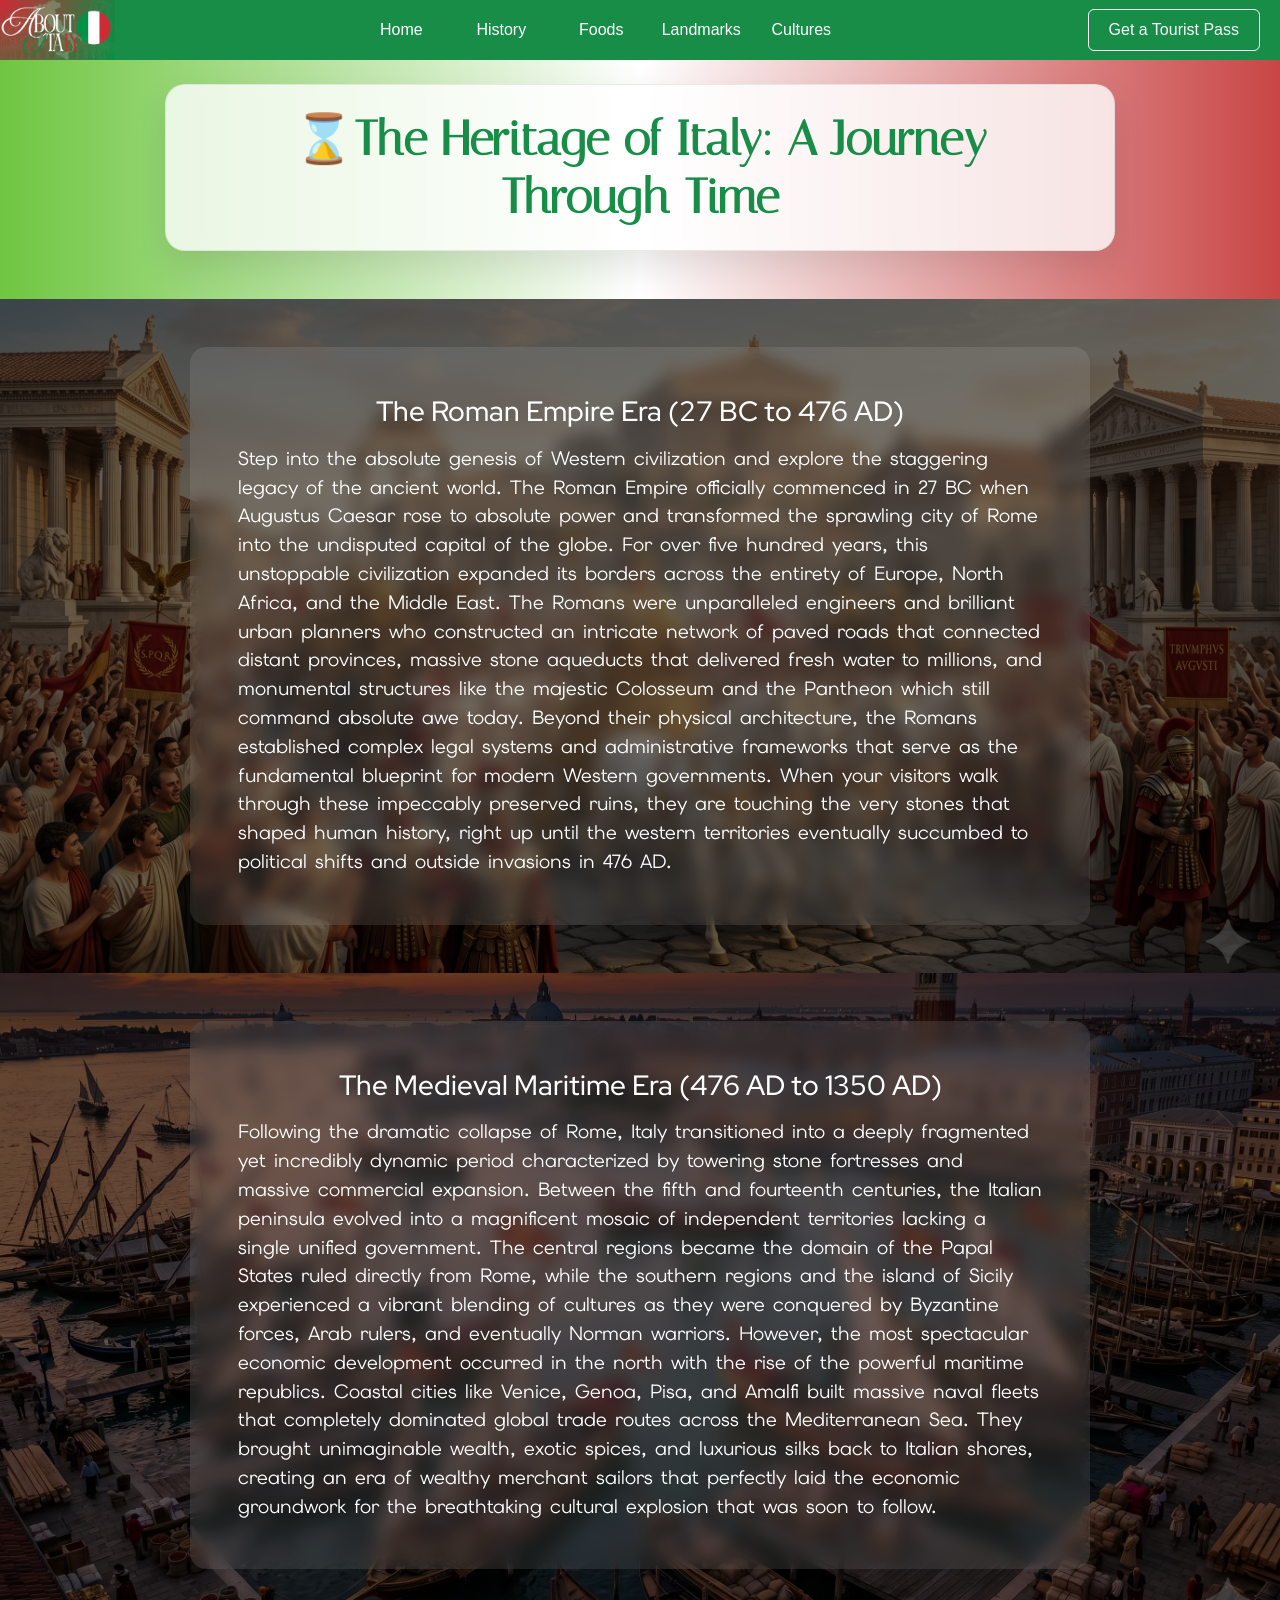
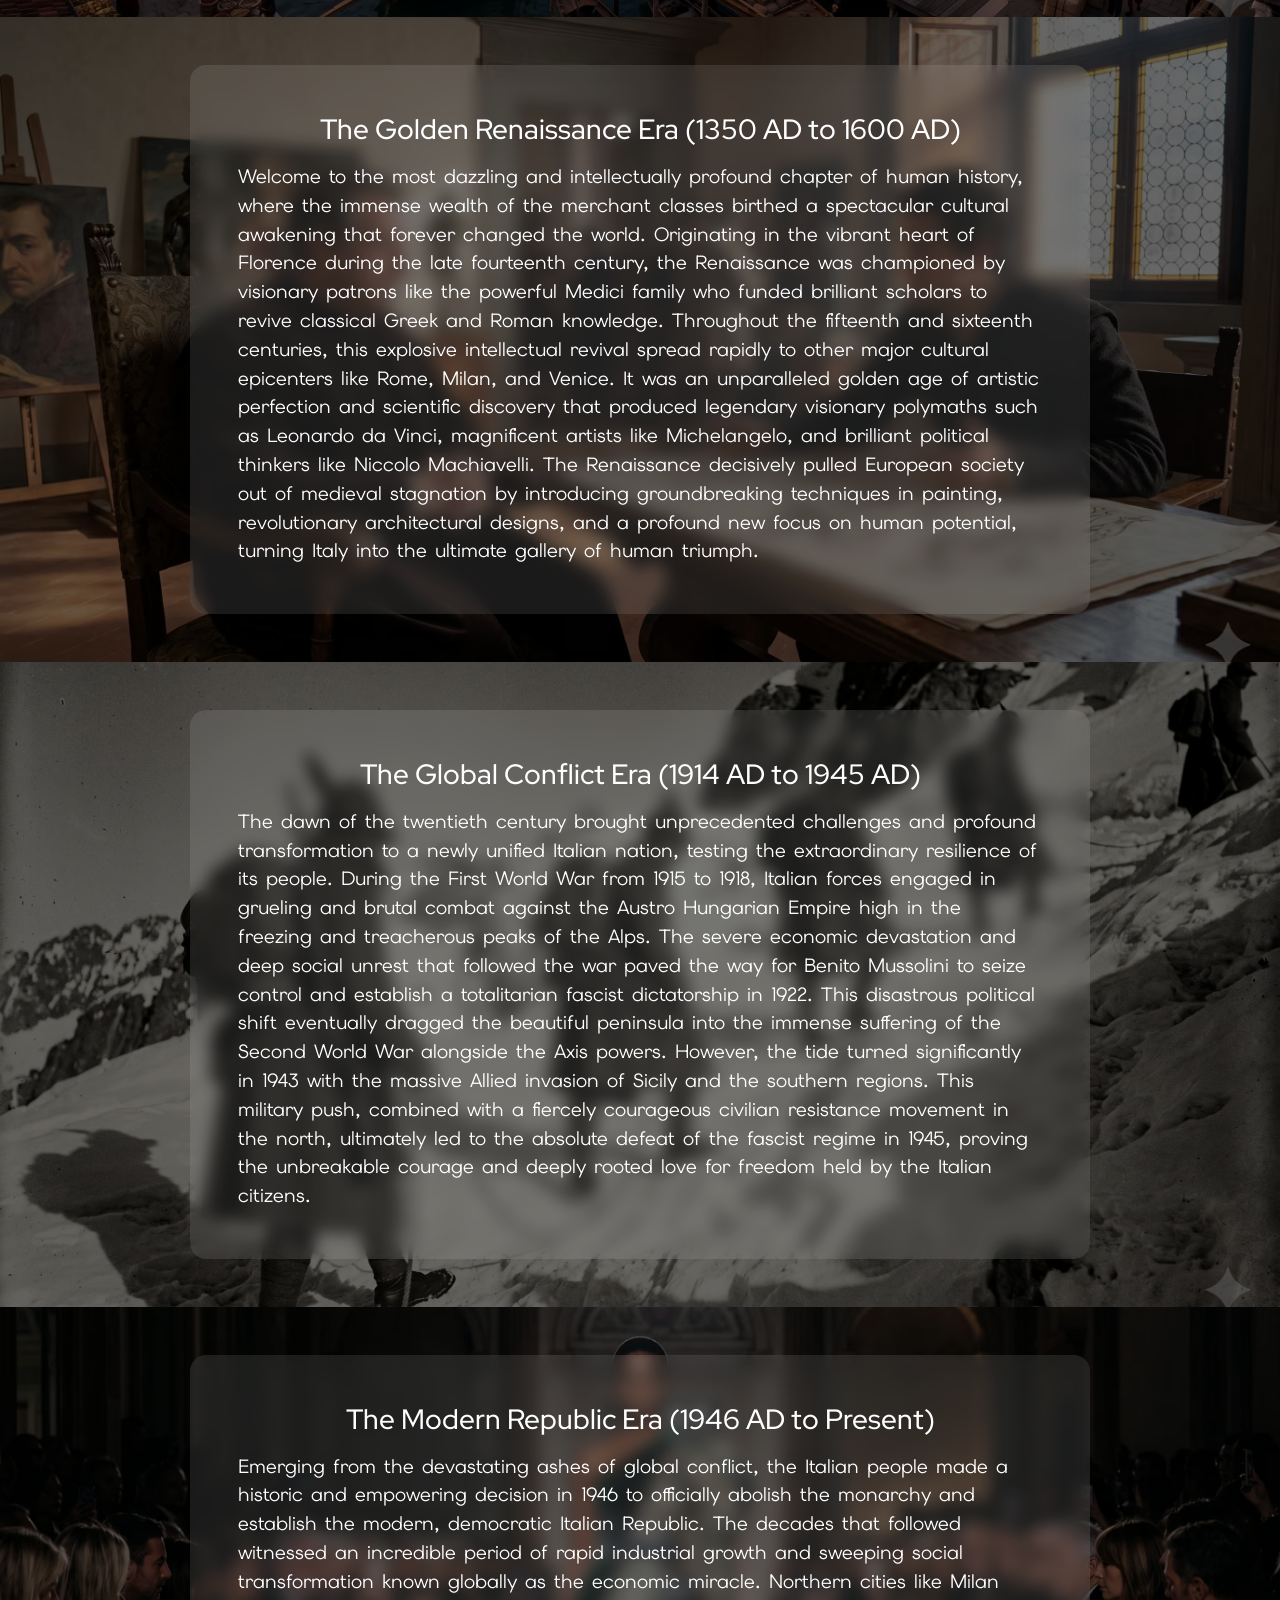
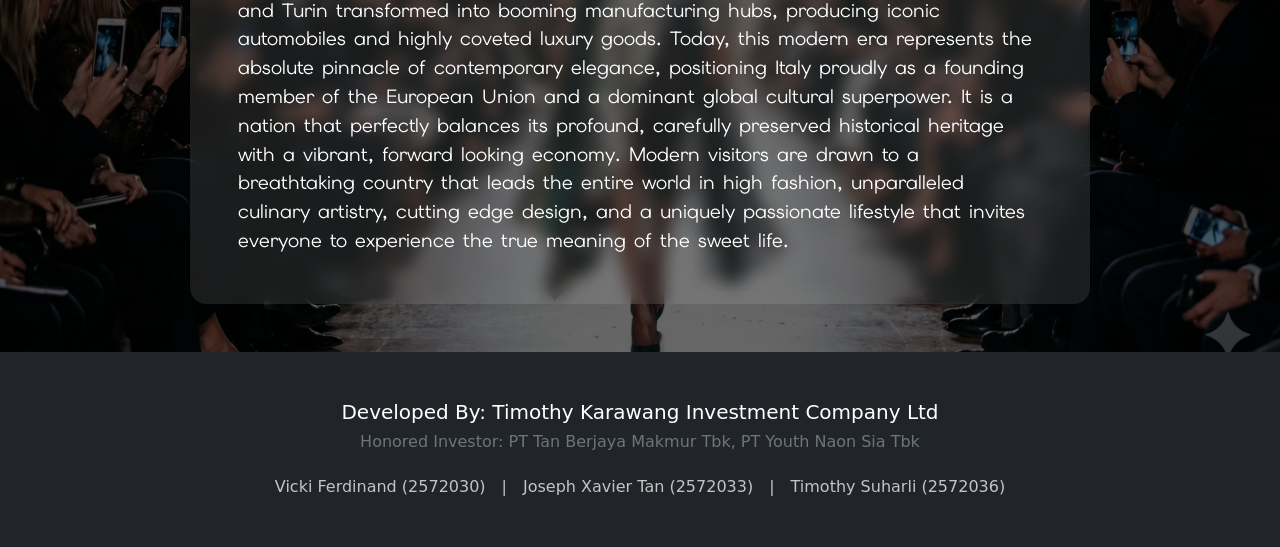
<file: history/history.html>
<!DOCTYPE html>
<html lang="en">
    <head>
        <meta charset="UTF-8">
        <meta name="viewport" content="width=device-width, initial-scale=1.0">
        <title>History of Italy</title>
        <script src="https://cdn.jsdelivr.net/npm/bootstrap@5.3.0/dist/js/bootstrap.bundle.min.js"></script>
        <script src="https://code.jquery.com/jquery-3.6.4.min.js"></script>
        <link href="https://cdn.jsdelivr.net/npm/bootstrap@5.3.8/dist/css/bootstrap.min.css" rel="stylesheet" integrity="sha384-sRIl4kxILFvY47J16cr9ZwB07vP4J8+LH7qKQnuqkuIAvNWLzeN8tE5YBujZqJLB" crossorigin="anonymous">
        <link rel="preconnect" href="https://fonts.googleapis.com">
        <link rel="preconnect" href="https://fonts.gstatic.com" crossorigin>
        <link href="https://fonts.googleapis.com/css2?family=Elms+Sans:ital,wght@0,100..900;1,100..900&family=Google+Sans+Flex:opsz,wght@6..144,1..1000&family=Italiana&family=Red+Hat+Display:ital,wght@0,300..900;1,300..900&display=swap" rel="stylesheet">
        <link rel="stylesheet" href="historystyle.css">
        <script src="historyJS.js" defer></script>
    </head>
    <body>
        <div id="transition-curtain">
            <div id="page-loader">LOADING...</div>
            <div class="curtain-side left-side"></div>
            <div class="curtain-side right-side"></div>
        </div>

        <nav class="navbar navbar-expand-lg navbar-dark p-0 sticky-top">
            <div class="container-fluid p-0 d-flex flex-column flex-lg-row align-items-stretch align-items-lg-center">
                <div class="navbar-brand-mobile">
                    <a href="#">
                        <img src="./pictures/Italy Logo.png" alt="Italy Logo" id="logo">
                    </a>
                    <button class="navbar-toggler" type="button" data-bs-toggle="collapse" data-bs-target="#menuUtama" aria-controls="menuUtama" aria-expanded="false" aria-label="Toggle navigation">
                        <span class="navbar-toggler-icon"></span>
                    </button>
                </div>

                <div class="collapse navbar-collapse justify-content-between w-100" id="menuUtama">
                    <ul id="navigasi" class="navbar-nav mx-lg-auto">
                        <li><a href="../index.html">Home</a></li>
                        <li><a href="#">History</a></li>
                        <li><a href="../food/food.html">Foods</a></li>
                        <li><a href="../landmark/landmark.html">Landmarks</a></li>
                        <li><a href="../Cultures/Cultures.html">Cultures</a></li>
                    </ul>
                    <a href=https://youtu.be/QDia3e12czc?si=zCrpumUtN7S01V4D"" class="btn btn-outline-light d-lg-flex align-items-center" id="btn-pass">Get a Tourist Pass</a>
                </div>
            </div>
        </nav>

        <div id="judul-container" class="mx-auto mt-4 mb-5">
            <h1 id="judulnav">⌛The Heritage of Italy: A Journey Through Time</h1>
        </div>

        <div class="era-section position-relative" id="RE">
            <div id="carouselRoman" class="carousel slide carousel-fade position-absolute w-100 h-100" style="z-index: 1;" data-bs-ride="carousel">
                <div class="carousel-inner h-100">
                    <div class="carousel-item active h-100" data-bs-interval="3000">
                        <div class="parallax-bg" style="background-image: url('./pictures/Roman AD.avif');"></div>
                    </div>
                    <div class="carousel-item h-100" data-bs-interval="3000">
                        <div class="parallax-bg" style="background-image: url('./pictures/Roman AD 2.avif');"></div>
                    </div>
                    <div class="carousel-item h-100" data-bs-interval="3000">
                        <div class="parallax-bg" style="background-image: url('./pictures/Roman AD 3.avif');"></div>
                    </div>
                </div>
            </div>
            <div class="container-sm position-relative py-5" style="z-index: 2;">
                <div class="content-box p-4 p-lg-5 mx-auto">
                    <h3 class="mb-3 text-center">The Roman Empire Era (27 BC to 476 AD)</h3>
                    <p class="mb-0">Step into the absolute genesis of Western civilization and explore the staggering legacy of the ancient world. The Roman Empire officially commenced in 27 BC when Augustus Caesar rose to absolute power and transformed the sprawling city of Rome into the undisputed capital of the globe. For over five hundred years, this unstoppable civilization expanded its borders across the entirety of Europe, North Africa, and the Middle East. The Romans were unparalleled engineers and brilliant urban planners who constructed an intricate network of paved roads that connected distant provinces, massive stone aqueducts that delivered fresh water to millions, and monumental structures like the majestic Colosseum and the Pantheon which still command absolute awe today. Beyond their physical architecture, the Romans established complex legal systems and administrative frameworks that serve as the fundamental blueprint for modern Western governments. When your visitors walk through these impeccably preserved ruins, they are touching the very stones that shaped human history, right up until the western territories eventually succumbed to political shifts and outside invasions in 476 AD.</p>
                </div>
            </div>
        </div>

        <div class="era-section position-relative" id="Md">
            <div id="carouselMedieval" class="carousel slide carousel-fade position-absolute w-100 h-100" style="z-index: 1;" data-bs-ride="carousel">
                <div class="carousel-inner h-100">
                    <div class="carousel-item active h-100" data-bs-interval="3000">
                        <div class="parallax-bg" style="background-image: url('./pictures/Medieval.avif');"></div>
                    </div>
                    <div class="carousel-item h-100" data-bs-interval="3000">
                        <div class="parallax-bg" style="background-image: url('./pictures/Medieval 2.avif');"></div>
                    </div>
                    <div class="carousel-item h-100" data-bs-interval="3000">
                        <div class="parallax-bg" style="background-image: url('./pictures/Medieval 3.avif');"></div>
                    </div>
                </div>
            </div>
            <div class="container-sm position-relative py-5" style="z-index: 2;">
                <div class="content-box p-4 p-lg-5 mx-auto">
                    <h3 class="mb-3 text-center">The Medieval Maritime Era (476 AD to 1350 AD)</h3>
                    <p class="mb-0">Following the dramatic collapse of Rome, Italy transitioned into a deeply fragmented yet incredibly dynamic period characterized by towering stone fortresses and massive commercial expansion. Between the fifth and fourteenth centuries, the Italian peninsula evolved into a magnificent mosaic of independent territories lacking a single unified government. The central regions became the domain of the Papal States ruled directly from Rome, while the southern regions and the island of Sicily experienced a vibrant blending of cultures as they were conquered by Byzantine forces, Arab rulers, and eventually Norman warriors. However, the most spectacular economic development occurred in the north with the rise of the powerful maritime republics. Coastal cities like Venice, Genoa, Pisa, and Amalfi built massive naval fleets that completely dominated global trade routes across the Mediterranean Sea. They brought unimaginable wealth, exotic spices, and luxurious silks back to Italian shores, creating an era of wealthy merchant sailors that perfectly laid the economic groundwork for the breathtaking cultural explosion that was soon to follow.</p>
                </div>
            </div>
        </div>

        <div class="era-section position-relative" id="Rn">
            <div id="carouselRenaissance" class="carousel slide carousel-fade position-absolute w-100 h-100" style="z-index: 1;" data-bs-ride="carousel">
                <div class="carousel-inner h-100">
                    <div class="carousel-item active h-100" data-bs-interval="3000">
                        <div class="parallax-bg" style="background-image: url('./pictures/Renaisans.avif');"></div>
                    </div>
                    <div class="carousel-item h-100" data-bs-interval="3000">
                        <div class="parallax-bg" style="background-image: url('./pictures/Renaisans 2.avif');"></div>
                    </div>
                    <div class="carousel-item h-100" data-bs-interval="3000">
                        <div class="parallax-bg" style="background-image: url('./pictures/Renaisans 3.avif');"></div>
                    </div>
                </div>
            </div>
            <div class="container-sm position-relative py-5" style="z-index: 2;">
                <div class="content-box p-4 p-lg-5 mx-auto">
                    <h3 class="mb-3 text-center">The Golden Renaissance Era (1350 AD to 1600 AD)</h3>
                    <p class="mb-0">Welcome to the most dazzling and intellectually profound chapter of human history, where the immense wealth of the merchant classes birthed a spectacular cultural awakening that forever changed the world. Originating in the vibrant heart of Florence during the late fourteenth century, the Renaissance was championed by visionary patrons like the powerful Medici family who funded brilliant scholars to revive classical Greek and Roman knowledge. Throughout the fifteenth and sixteenth centuries, this explosive intellectual revival spread rapidly to other major cultural epicenters like Rome, Milan, and Venice. It was an unparalleled golden age of artistic perfection and scientific discovery that produced legendary visionary polymaths such as Leonardo da Vinci, magnificent artists like Michelangelo, and brilliant political thinkers like Niccolo Machiavelli. The Renaissance decisively pulled European society out of medieval stagnation by introducing groundbreaking techniques in painting, revolutionary architectural designs, and a profound new focus on human potential, turning Italy into the ultimate gallery of human triumph.</p>
                </div>
            </div>
        </div>

        <div class="era-section position-relative" id="GC">
            <div id="carouselGlobal" class="carousel slide carousel-fade position-absolute w-100 h-100" style="z-index: 1;" data-bs-ride="carousel">
                <div class="carousel-inner h-100">
                    <div class="carousel-item active h-100" data-bs-interval="3000">
                        <div class="parallax-bg" style="background-image: url('./pictures/World War.avif');"></div>
                    </div>
                    <div class="carousel-item h-100" data-bs-interval="3000">
                        <div class="parallax-bg" style="background-image: url('./pictures/World War 2.avif');"></div>
                    </div>
                    <div class="carousel-item h-100" data-bs-interval="3000">
                        <div class="parallax-bg" style="background-image: url('./pictures/World War 3.avif');"></div>
                    </div>
                </div>
            </div>
            <div class="container-sm position-relative py-5" style="z-index: 2;">
                <div class="content-box p-4 p-lg-5 mx-auto">
                    <h3 class="mb-3 text-center">The Global Conflict Era (1914 AD to 1945 AD)</h3>
                    <p class="mb-0">The dawn of the twentieth century brought unprecedented challenges and profound transformation to a newly unified Italian nation, testing the extraordinary resilience of its people. During the First World War from 1915 to 1918, Italian forces engaged in grueling and brutal combat against the Austro Hungarian Empire high in the freezing and treacherous peaks of the Alps. The severe economic devastation and deep social unrest that followed the war paved the way for Benito Mussolini to seize control and establish a totalitarian fascist dictatorship in 1922. This disastrous political shift eventually dragged the beautiful peninsula into the immense suffering of the Second World War alongside the Axis powers. However, the tide turned significantly in 1943 with the massive Allied invasion of Sicily and the southern regions. This military push, combined with a fiercely courageous civilian resistance movement in the north, ultimately led to the absolute defeat of the fascist regime in 1945, proving the unbreakable courage and deeply rooted love for freedom held by the Italian citizens.</p>
                </div>
            </div>
        </div>

        <div class="era-section position-relative" id="MR">
            <div id="carouselModern" class="carousel slide carousel-fade position-absolute w-100 h-100" style="z-index: 1;" data-bs-ride="carousel">
                <div class="carousel-inner h-100">
                    <div class="carousel-item active h-100" data-bs-interval="3000">
                        <div class="parallax-bg" style="background-image: url('./pictures/Modern.avif');"></div>
                    </div>
                    <div class="carousel-item h-100" data-bs-interval="3000">
                        <div class="parallax-bg" style="background-image: url('./pictures/Modern 2.avif');"></div>
                    </div>
                    <div class="carousel-item h-100" data-bs-interval="3000">
                        <div class="parallax-bg" style="background-image: url('./pictures/Modern 3.avif');"></div>
                    </div>
                </div>
            </div>
            <div class="container-sm position-relative py-5" style="z-index: 2;">
                <div class="content-box p-4 p-lg-5 mx-auto">
                    <h3 class="mb-3 text-center">The Modern Republic Era (1946 AD to Present)</h3>
                    <p class="mb-0">Emerging from the devastating ashes of global conflict, the Italian people made a historic and empowering decision in 1946 to officially abolish the monarchy and establish the modern, democratic Italian Republic. The decades that followed witnessed an incredible period of rapid industrial growth and sweeping social transformation known globally as the economic miracle. Northern cities like Milan and Turin transformed into booming manufacturing hubs, producing iconic automobiles and highly coveted luxury goods. Today, this modern era represents the absolute pinnacle of contemporary elegance, positioning Italy proudly as a founding member of the European Union and a dominant global cultural superpower. It is a nation that perfectly balances its profound, carefully preserved historical heritage with a vibrant, forward looking economy. Modern visitors are drawn to a breathtaking country that leads the entire world in high fashion, unparalleled culinary artistry, cutting edge design, and a uniquely passionate lifestyle that invites everyone to experience the true meaning of the sweet life.</p>
                </div>
            </div>
        </div>
        <footer class="bg-dark text-white text-center p-5">
            <h5 class="mb-2">Developed By: Timothy Karawang Investment Company
                Ltd</h5>
            <h6 class="text-secondary mb-4">Honored Investor: PT Tan Berjaya
                Makmur Tbk, PT Youth Naon Sia Tbk</h6>

            <div
                class="d-flex justify-content-center flex-wrap gap-3 text-light opacity-75">
                <span>Vicki Ferdinand (2572030)</span>
                <span>|</span>
                <span>Joseph Xavier Tan (2572033)</span>
                <span>|</span>
                <span>Timothy Suharli (2572036)</span>
            </div>
        </footer>
    </body>
</html>
</file>
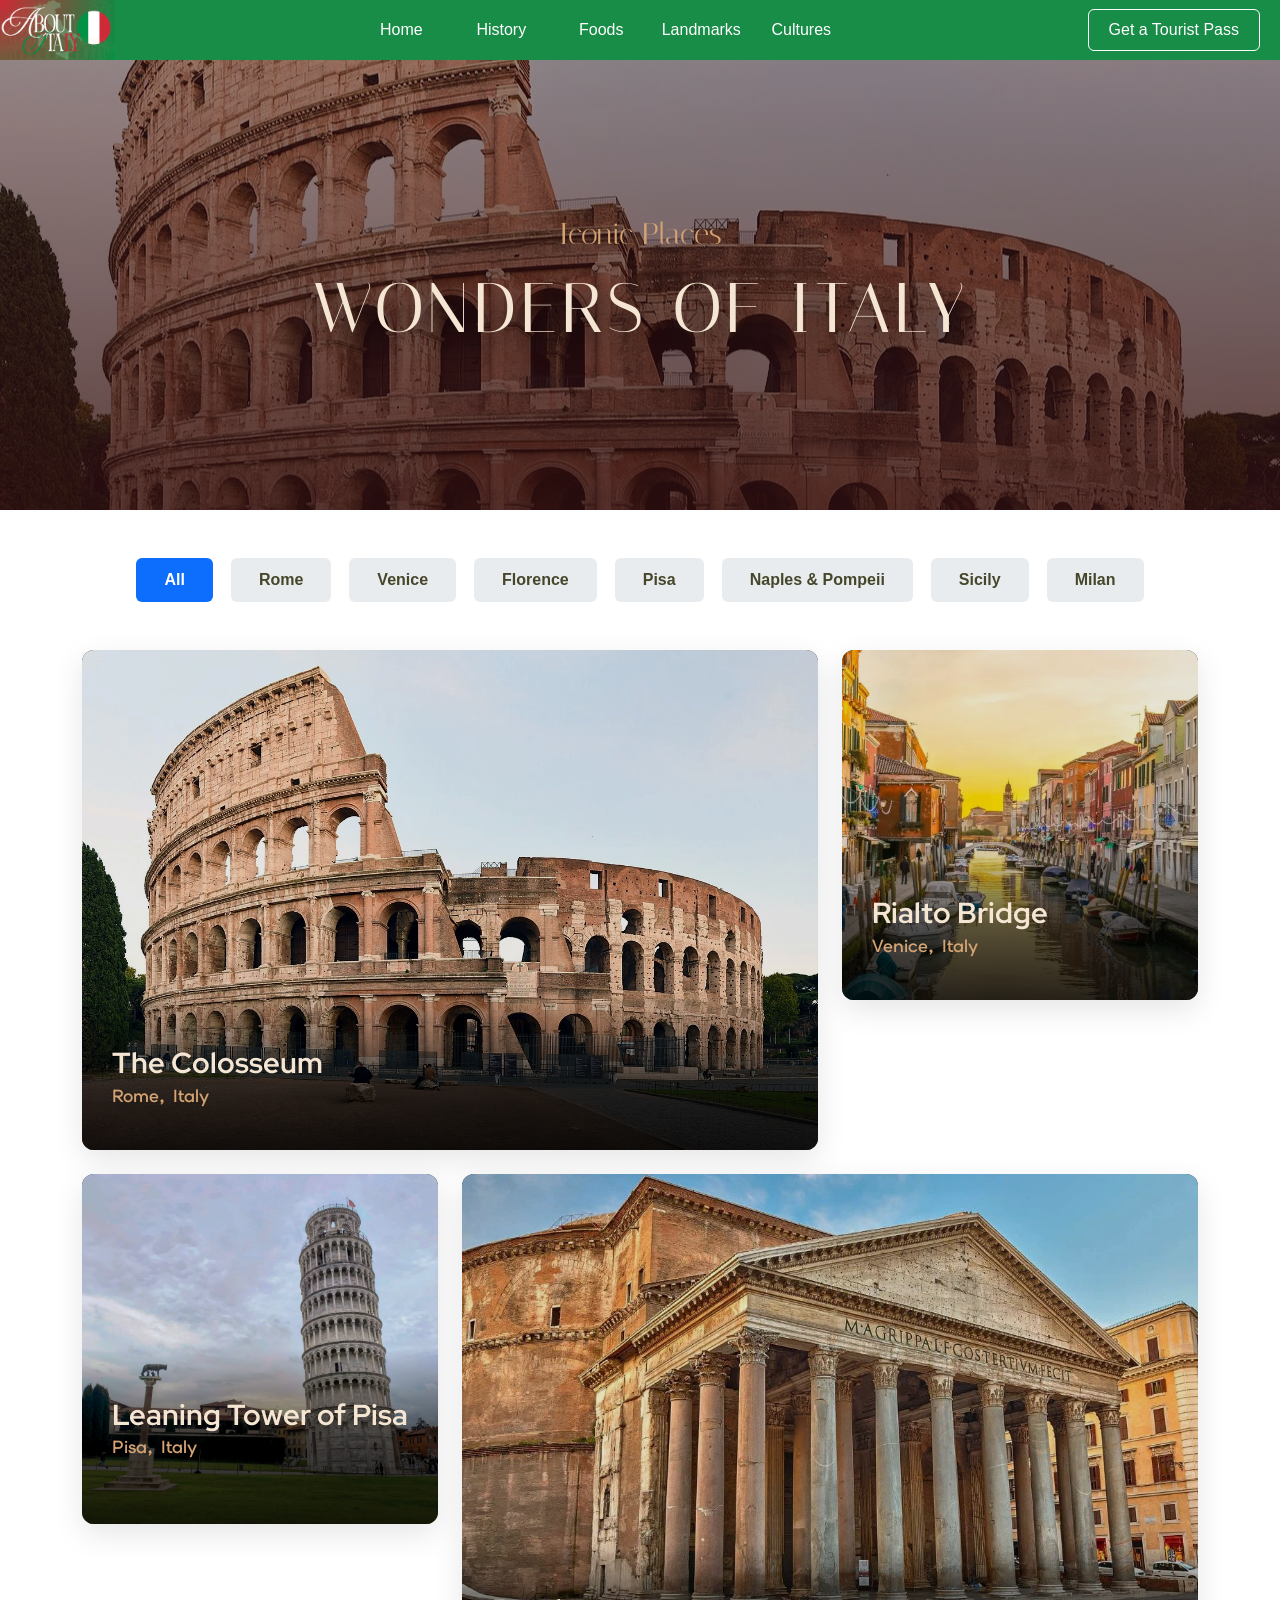
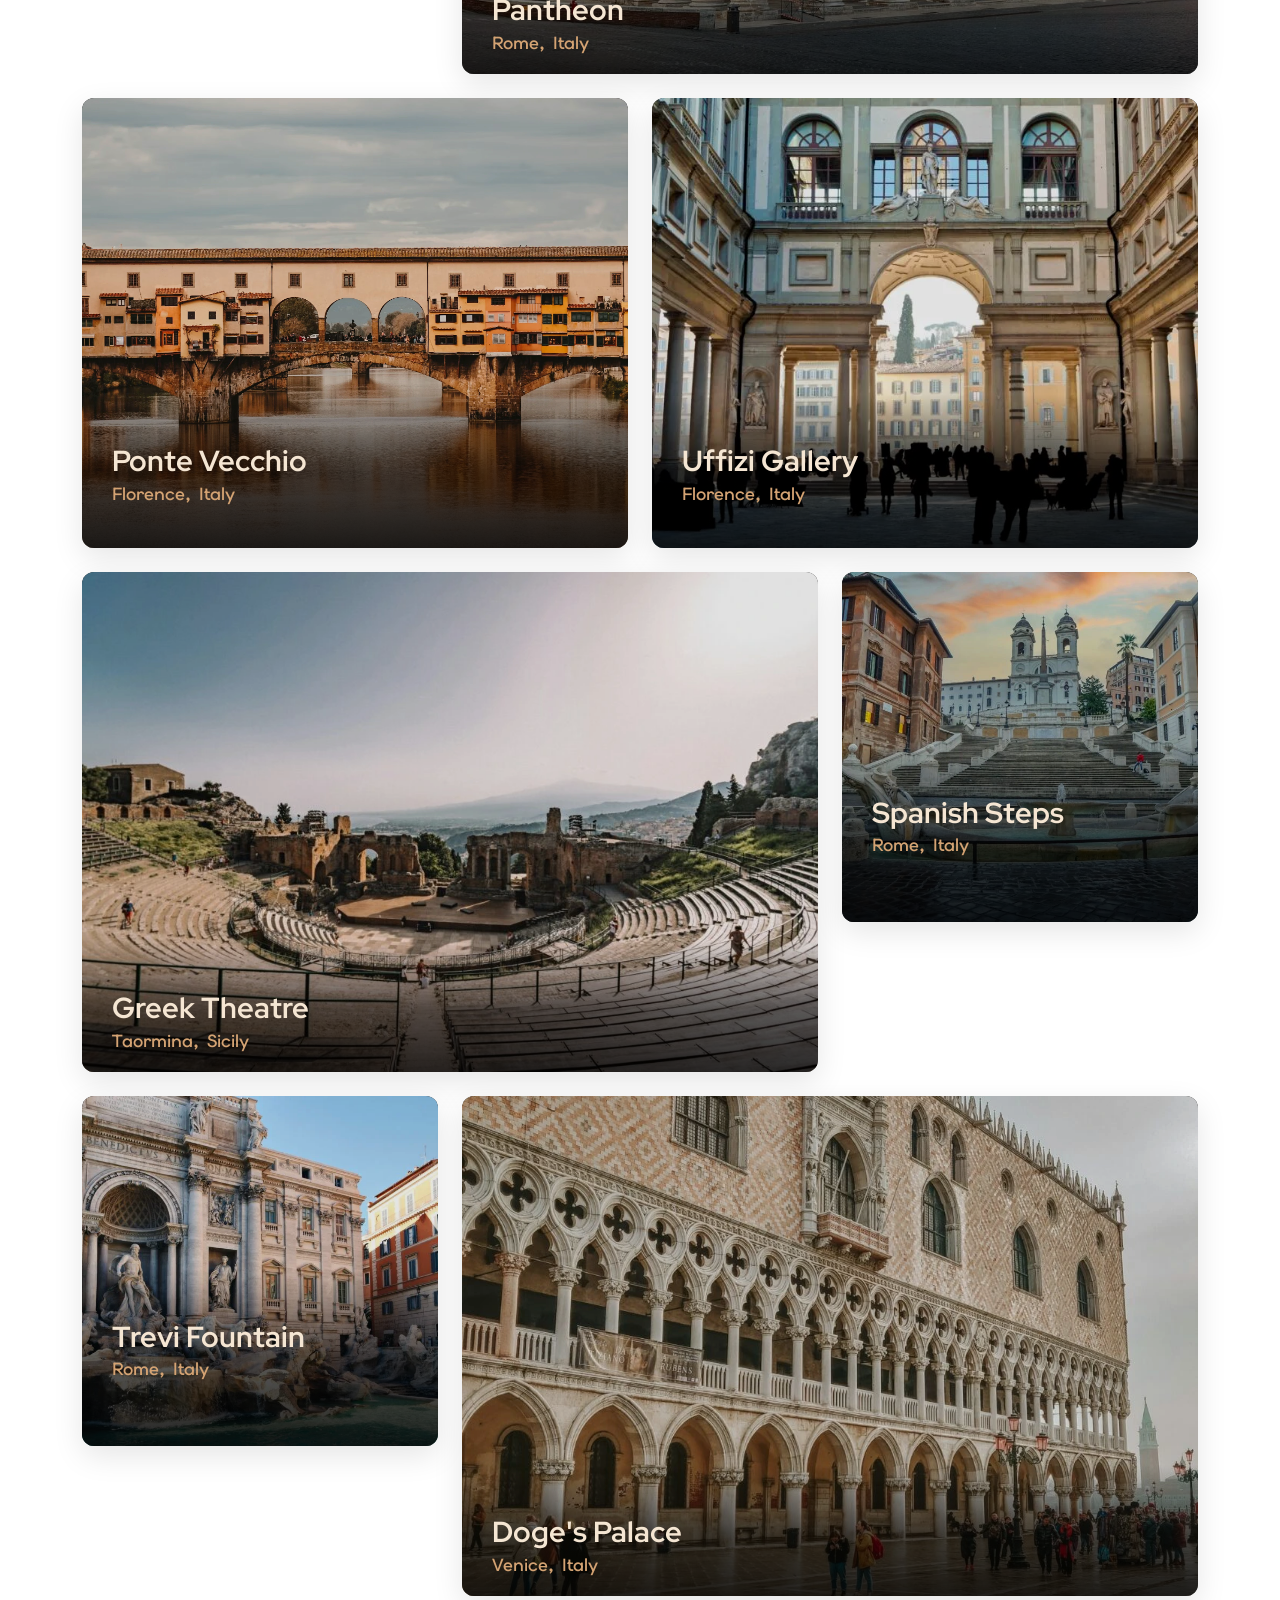
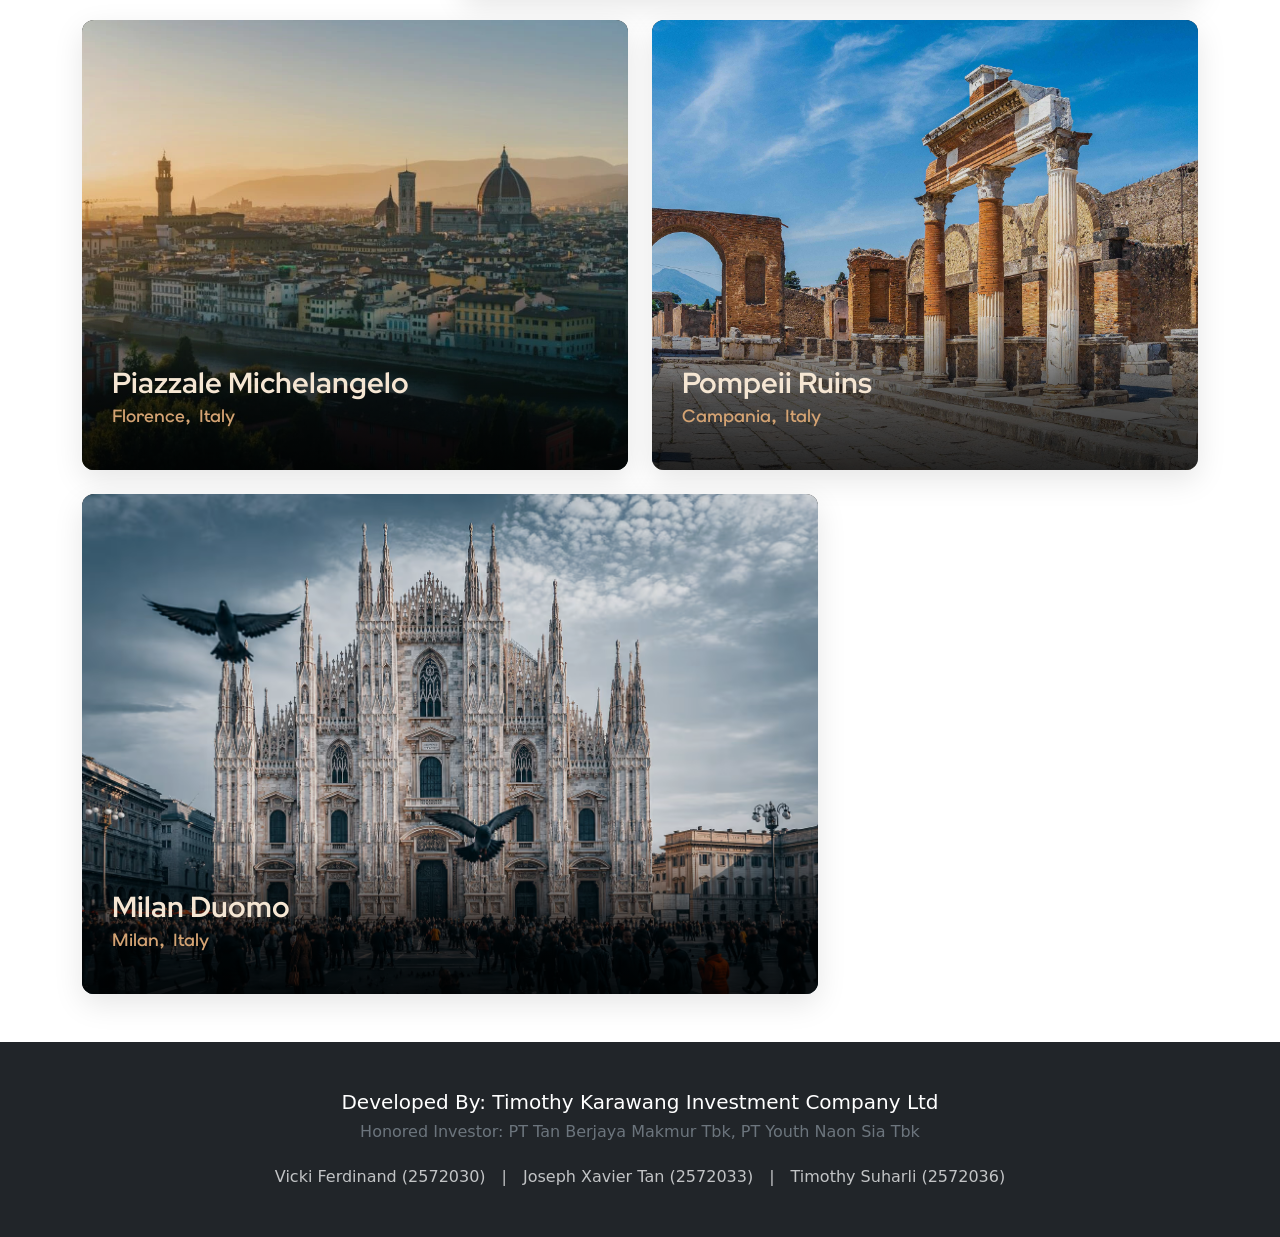
<file: landmark/landmark.html>
<!DOCTYPE html>
<html lang="en">
<head>
    <meta charset="UTF-8">
    <meta name="viewport" content="width=device-width, initial-scale=1.0">
    <title>Landmarks</title>

    <link rel="stylesheet" href="stylelandmark.css">
    <link href="https://cdn.jsdelivr.net/npm/bootstrap@5.3.8/dist/css/bootstrap.min.css" rel="stylesheet">
    
    <link rel="preconnect" href="https://fonts.googleapis.com">
    <link rel="preconnect" href="https://fonts.gstatic.com" crossorigin>
    <link href="https://fonts.googleapis.com/css2?family=Elms+Sans:ital,wght@0,100..900;1,100..900&family=Google+Sans+Flex:opsz,wght@6..144,1..1000&family=Italiana&family=Red+Hat+Display:ital,wght@0,300..900;1,300..900&display=swap" rel="stylesheet">

    <script src="https://code.jquery.com/jquery-3.6.4.min.js"></script>
    <script src="https://cdn.jsdelivr.net/npm/bootstrap@5.3.0/dist/js/bootstrap.bundle.min.js"></script>
    <script src="jslandmark.js" defer></script>
</head>
<body>
    <div id="transition-curtain">
        <div id="page-loader">LOADING...</div>
        <div class="curtain-side left-side"></div>
        <div class="curtain-side right-side"></div>
    </div>

    <nav class="navbar navbar-expand-lg navbar-dark p-0 sticky-top" style="background-color: #188D47;">
        <div class="container-fluid p-0 d-flex flex-column flex-lg-row align-items-stretch align-items-lg-center">
            <div class="navbar-brand-mobile">
                <a href="#">
                    
                    <img src="./pictures/Italy Logo.png" alt="Italy Logo" id="logo">
                </a>
                <button class="navbar-toggler" type="button" data-bs-toggle="collapse" data-bs-target="#menuUtama">
                    <span class="navbar-toggler-icon"></span>
                </button>
            </div>

            <div class="collapse navbar-collapse justify-content-between w-100" id="menuUtama" style="background-color: #188D47;">
                <ul id="navigasi" class="navbar-nav mx-lg-auto">
                    <li><a href="../index.html">Home</a></li>
                    <li><a href="../history/history.html">History</a></li>
                    <li><a href="../food/food.html">Foods</a></li>
                    <li><a href="#">Landmarks</a></li>
                    <li><a href="../Cultures/Cultures.html">Cultures</a></li>
                </ul>
                <a href="https://youtu.be/QDia3e12czc?si=zCrpumUtN7S01V4D" class="btn btn-outline-light d-lg-flex align-items-center" id="btn-pass">Get a Tourist Pass</a>
            </div>
        </div>
    </nav>

    <header id="herolandmark">
        <div class="hero-overlay"></div>
        <div class="hero-content">
            <span class="hero-subtitle">Iconic Places</span>
            <h2 id="bannertext">Wonders of Italy</h2>
        </div>
    </header>

    <main>
        <section class="container py-5">

            <div id="filter-section-target" class="d-flex justify-content-center mb-5 reveal-up">
                <ul class="nav nav-pills gap-2 filter-nav flex-wrap justify-content-center">
                    <li><button class="nav-link active" data-filter="all">All</button></li>
                    <li><button class="nav-link" data-filter="rome">Rome</button></li>
                    <li><button class="nav-link" data-filter="venice">Venice</button></li>
                    <li><button class="nav-link" data-filter="florence">Florence</button></li>
                    <li><button class="nav-link" data-filter="pisa">Pisa</button></li>
                    <li><button class="nav-link" data-filter="naples">Naples & Pompeii</button></li>
                    <li><button class="nav-link" data-filter="sicily">Sicily</button></li>
                    <li><button class="nav-link" data-filter="milan">Milan</button></li>
                </ul>
            </div>

            <div class="row g-4" id="landmark-items">
                
                <div class="col-12 col-lg-8 item rome reveal-up">
                    <div class="card-vs large">
                        <img src="./pictures/Colosseo_2020.webp" alt="Colosseum">
                        <div class="overlay-vs">
                            <h4>The Colosseum</h4>
                            <p class="lokasi">Rome, Italy</p>
                            <p class="deskripsi">A monumental ancient amphitheater and an enduring symbol of Imperial Rome's architectural engineering.</p>
                        </div>
                    </div>
                </div>

                <div class="col-12 col-md-6 col-lg-4 item venice reveal-up">
                    <div class="card-vs small">
                        <img src="./pictures/rialto bridge.webp" alt="Rialto Bridge">
                        <div class="overlay-vs">
                            <h4>Rialto Bridge</h4>
                            <p class="lokasi">Venice, Italy</p>
                            <p class="deskripsi">The oldest and most iconic stone bridge crossing the magnificent Grand Canal.</p>
                        </div>
                    </div>
                </div>

                <div class="col-12 col-md-6 col-lg-4 item pisa reveal-up">
                    <div class="card-vs small">
                        <img src="./pictures/pisa tower.webp" alt="Leaning Tower of Pisa">
                        <div class="overlay-vs">
                            <h4>Leaning Tower of Pisa</h4>
                            <p class="lokasi">Pisa, Italy</p>
                            <p class="deskripsi">World-famous for its nearly four-degree lean, this freestanding bell tower is a marvel of medieval architecture.</p>
                        </div>
                    </div>
                </div>

                <div class="col-12 col-lg-8 item rome reveal-up">
                    <div class="card-vs large">
                        <img src="./pictures/pantheon.webp" alt="Pantheon">
                        <div class="overlay-vs">
                            <h4>Pantheon</h4>
                            <p class="lokasi">Rome, Italy</p>
                            <p class="deskripsi">A former Roman temple featuring the world's largest unreinforced concrete dome.</p>
                        </div>
                    </div>
                </div>

                <div class="col-12 col-lg-6 item florence reveal-up">
                    <div class="card-vs medium">
                        <img src="./pictures/ponte vecchio.webp" alt="Ponte Vecchio">
                        <div class="overlay-vs">
                            <h4>Ponte Vecchio</h4>
                            <p class="lokasi">Florence, Italy</p>
                            <p class="deskripsi">A medieval stone closed-spandrel arch bridge noted for still having shops built along it.</p>
                        </div>
                    </div>
                </div>

                <div class="col-12 col-lg-6 item florence reveal-up">
                    <div class="card-vs medium">
                        <img src="./pictures/uffizi gallery.webp" alt="Uffizi Gallery">
                        <div class="overlay-vs">
                            <h4>Uffizi Gallery</h4>
                            <p class="lokasi">Florence, Italy</p>
                            <p class="deskripsi">A prominent art museum located adjacent to the Piazza della Signoria in the Historic Centre of Florence.</p>
                        </div>
                    </div>
                </div>

                <div class="col-12 col-lg-8 item sicily reveal-up">
                    <div class="card-vs large">
                        <img src="./pictures/greek theathre.webp" alt="Greek Theatre">
                        <div class="overlay-vs">
                            <h4>Greek Theatre</h4>
                            <p class="lokasi">Taormina, Sicily</p>
                            <p class="deskripsi">An ancient Greek theatre in Taormina offering stunning views of Mount Etna and the sea.</p>
                        </div>
                    </div>
                </div>

                <div class="col-12 col-md-6 col-lg-4 item rome reveal-up">
                    <div class="card-vs small">
                        <img src="./pictures/spanish step.webp" alt="Spanish Steps">
                        <div class="overlay-vs">
                            <h4>Spanish Steps</h4>
                            <p class="lokasi">Rome, Italy</p>
                            <p class="deskripsi">A monumental stairway of 135 steps built with French diplomat Étienne Gueffier's bequeathed funds.</p>
                        </div>
                    </div>
                </div>


                <div class="col-12 col-md-6 col-lg-4 item rome reveal-up">
                    <div class="card-vs small">
                        <img src="./pictures/trevi fountain.webp" alt="Trevi Fountain">
                        <div class="overlay-vs">
                            <h4>Trevi Fountain</h4>
                            <p class="lokasi">Rome, Italy</p>
                            <p class="deskripsi">The largest Baroque fountain in the city and one of the most famous fountains in the world.</p>
                        </div>
                    </div>
                </div>

                <div class="col-12 col-lg-8 item venice reveal-up">
                    <div class="card-vs large">
                        <img src="./pictures/doge pallace.webp" alt="Doge's Palace">
                        <div class="overlay-vs">
                            <h4>Doge's Palace</h4>
                            <p class="lokasi">Venice, Italy</p>
                            <p class="deskripsi">A masterpiece of Gothic architecture, the palace was the historic seat of the Venetian Republic.</p>
                        </div>
                    </div>
                </div>

                <div class="col-12 col-lg-6 item florence reveal-up">
                    <div class="card-vs medium">
                        <img src="./pictures/piazzele michaelangelo.webp" alt="Piazzale Michelangelo">
                        <div class="overlay-vs">
                            <h4>Piazzale Michelangelo</h4>
                            <p class="lokasi">Florence, Italy</p>
                            <p class="deskripsi">A famous square offering a breathtaking panoramic view of Florence from the hilltop.</p>
                        </div>
                    </div>
                </div>

                <div class="col-12 col-lg-6 item naples reveal-up">
                    <div class="card-vs medium">
                        <img src="./pictures/pompei.webp" alt="Pompeii Ruins">
                        <div class="overlay-vs">
                            <h4>Pompeii Ruins</h4>
                            <p class="lokasi">Campania, Italy</p>
                            <p class="deskripsi">The ancient Roman city perfectly preserved under thick volcanic ash after the eruption of Mount Vesuvius.</p>
                        </div>
                    </div>
                </div>

                <div class="col-12 col-lg-8 item milan reveal-up">
                    <div class="card-vs large">
                        <img src="../Pictures/Milan Duomo.avif" alt="Milan Duomo">
                        <div class="overlay-vs">
                            <h4>Milan Duomo</h4>
                            <p class="lokasi">Milan, Italy</p>
                            <p class="deskripsi">Rising like a divine marble crest from the heart of Italy’s style capital, the Duomo di Milano is a six-century-old masterpiece of pure human ambition and peerless Gothic craftsmanship.</p>
                        </div>
                    </div>
                </div>

            </div>
        </section>
    </main>

    <footer class="bg-dark text-white text-center p-5">
            <h5 class="mb-2">Developed By: Timothy Karawang Investment Company
                Ltd</h5>
            <h6 class="text-secondary mb-4">Honored Investor: PT Tan Berjaya
                Makmur Tbk, PT Youth Naon Sia Tbk</h6>

            <div
                class="d-flex justify-content-center flex-wrap gap-3 text-light opacity-75">
                <span>Vicki Ferdinand (2572030)</span>
                <span>|</span>
                <span>Joseph Xavier Tan (2572033)</span>
                <span>|</span>
                <span>Timothy Suharli (2572036)</span>
            </div>
        </footer>
</body>
</html>
</file>
<file: history/historystyle.css>
* { 
    margin: 0; 
    padding: 0; 
}

body { 
    background: linear-gradient(to right, #6fc641 0%, #ffffff 50%, #c94545 100%); 
    overflow-x: hidden; 
}

p { 
    font-family: "Elms Sans", sans-serif; 
    font-size: larger; 
}

h3 { 
    font-family: "Red Hat Display", sans-serif; 
}

/* === BAGIAN NAVBAR & TIRAI === */
#transition-curtain {
    position: fixed;
    top: 0;
    left: 0;
    width: 100%;
    height: 100%;
    z-index: 99999; 
    display: flex;
}

body.page-loaded #transition-curtain {
    visibility: hidden;
    transition: visibility 0s 0.8s;
}

.curtain-side {
    width: 50%;
    height: 100%;
    background-color: #188D47; 
    transition: transform 0.8s ease;
}

#page-loader {
    position: absolute;
    top: 50%;
    left: 50%;
    transform: translate(-50%, -50%);
    color: white;
    font-family: "Italiana", serif;
    font-size: 50px;
    letter-spacing: 6px;
    z-index: 100000;
    opacity: 1;
    transition: opacity 0.4s ease;
}

body.page-loaded #page-loader { 
    opacity: 0; 
}

.left-side { 
    transform: translateX(0); 
}

.right-side { 
    transform: translateX(0); 
}

body.page-loaded .left-side { 
    transform: translateX(-100%); 
}

body.page-loaded .right-side { 
    transform: translateX(100%); 
}

nav {
    height: auto;
    background-color: #188D47;
    font-family: "Google Sans Flex", sans-serif;
}

.navbar-brand-mobile {
    padding: 0;
    display: flex;
    align-items: center;
}

#logo {
    height: 60px;      
    width: auto;       
    object-fit: contain; 
    display: block;
    flex-shrink: 0;
}

#navigasi {
    display: flex;
    list-style: none;
    margin-bottom: 0;
    padding-left: 0;
}

#navigasi li {
    width: 100px;
    height: 60px;
    display: flex;
    flex-direction: column;
    justify-content: center;
    align-items: center;
    transition: background-color 0.3s ease;
}

#navigasi li a {
    text-decoration: none;
    color: white;
    display: flex;
    align-items: center;
    justify-content: center;
    width: 100%;
    height: 100%;
} 

#navigasi li:hover {
    background-color: white;
}

#navigasi li:hover a {
    color: black;
}

#btn-pass {
    white-space: nowrap;
    flex-shrink: 0;
    height: fit-content;
    padding: 8px 20px;
    margin-right: 20px;
}


#judul { 
    font-family: "Italiana", sans-serif; 
    font-size: 60px; 
}

.era-section {
    width: 100%;
    min-height: 500px;
    display: flex;
    align-items: center;
    box-shadow: inset 0px 40px 60px rgba(0, 0, 0, 0.8), 
                inset 0px -40px 60px rgba(0, 0, 0, 0.8);
}

.parallax-bg {
    width: 100%;
    height: 100%;
    background-position: center;
    background-repeat: no-repeat;
    background-size: cover;
    filter: brightness(0.4); 
}

.content-box {
    background-color: rgba(255, 255, 255, 0.1);
    backdrop-filter: blur(8px);
    border: none;
    border-radius: 16px;
    max-width: 900px;
    color: white; 
}

#judul-container {
    max-width: 950px;
    padding: 25px 40px;
    background: rgba(255, 255, 255, 0.8);
    backdrop-filter: blur(6px);
    border-radius: 20px;
    border: 1px solid rgba(200, 200, 200, 0.4);
    box-shadow: 0 15px 35px rgba(0, 0, 0, 0.1);
    text-align: center;
}

#judulnav {
    font-family: "Italiana", serif;
    font-size: 48px;
    font-weight: bold;
    margin: 0;
    color: #188D47;
}



@media (min-width: 992px) {
    #navigasi { 
        margin-left: 140px; 
    }
}

@media (max-width: 991px) {
    .navbar-brand-mobile {
        display: flex;
        width: 100%;
        height: 60px; 
        justify-content: space-between;
        align-items: center;
        padding: 0; 
        background-color: #188D47;
    }

    #logo { 
        height: 60px; 
        margin-left: 0; 
    }

    .navbar-toggler { 
        margin-right: 15px; 
    }

    .navbar-collapse {
        background-color: #188D47;
        padding: 10px 20px 20px 20px;
        width: 100%;
        opacity: 0;
        transform: translateY(-15px);
        transition: all 0.3s ease;
    }

    .navbar-collapse.show {
        opacity: 1;
        transform: translateY(0);
    }

    #navigasi {
        flex-direction: column;
        width: 100%;
        margin-top: 10px;
        margin-left: 0; 
        gap: 8px;
    }

    #navigasi li {
        width: 100%;
        height: auto;
        margin-bottom: 6px;
        align-items: flex-start;
    }

    #navigasi li a {
        justify-content: flex-start;
        font-size: 18px;
        padding: 8px 10px;
        width: 100%;
    }

    #navigasi li:hover { 
        background-color: rgba(255, 255, 255, 0.15); 
        border-radius: 8px; 
    }

    #navigasi li:hover a { 
        color: white; 
    }

    #btn-pass { 
        margin: 20px 0 10px 0; 
        width: 100%; 
        text-align: center; 
        display: block; 
        padding: 10px 20px; 
    }

    #judul-container {
        margin: 25px 15px;
        padding: 20px 15px;
        max-width: calc(100% - 30px);
    }

    #judulnav { 
        font-size: 24px; 
        line-height: 1.4; 
    }

    .content-box { 
        margin: 0 15px; 
        padding: 20px; 
    }

    h3 { 
        font-size: 20px; 
    }

    p { 
        text-align: justify; 
        font-size: 12px; 
    }


}
</file>
<file: landmark/stylelandmark.css>
body { 
    margin: 0; 
    padding: 0; 
    background-color: #f8f9fa; 
    font-family: "Elms Sans", sans-serif; 
    overflow-x: hidden; 
    scroll-behavior: smooth; 
}

#transition-curtain {
    position: fixed;
    top: 0;
    left: 0;
    width: 100%;
    height: 100%;
    z-index: 99999; 
    display: flex;
}

body.page-loaded #transition-curtain {
    visibility: hidden;
    transition: visibility 0s 0.8s;
}

.curtain-side {
    width: 50%;
    height: 100%;
    background-color: #188D47; 
    transition: transform 0.8s ease;
}

#page-loader {
    position: absolute;
    top: 50%;
    left: 50%;
    transform: translate(-50%, -50%);
    color: white;
    font-family: "Italiana", serif;
    font-size: 50px;
    letter-spacing: 6px;
    z-index: 100000;
    opacity: 1;
    transition: opacity 0.4s ease;
}

body.page-loaded #page-loader { 
    opacity: 0; 
}

.left-side { 
    transform: translateX(0); 
}

.right-side { 
    transform: translateX(0); 
}

body.page-loaded .left-side { 
    transform: translateX(-100%); 
}

body.page-loaded .right-side { 
    transform: translateX(100%); 
}

nav {
    height: auto;
    background-color: #188D47;
    font-family: "Google Sans Flex", sans-serif;
}

.navbar-brand-mobile {
    padding: 0;
    display: flex;
    align-items: center;
}

#logo {
    height: 60px;      
    width: auto;       
    object-fit: contain; 
    display: block;
    flex-shrink: 0;
}

#navigasi {
    display: flex;
    list-style: none;
    margin-bottom: 0;
    padding-left: 0;
}

#navigasi li {
    width: 100px;
    height: 60px;
    display: flex;
    flex-direction: column;
    justify-content: center;
    align-items: center;
    transition: background-color 0.3s ease;
}

#navigasi li a {
    text-decoration: none;
    color: white;
    display: flex;
    align-items: center;
    justify-content: center;
    width: 100%;
    height: 100%;
} 

#navigasi li:hover {
    background-color: white;
}

#navigasi li:hover a {
    color: black;
}

#btn-pass {
    white-space: nowrap;
    flex-shrink: 0;
    height: fit-content;
    padding: 8px 20px;
    margin-right: 20px;
    background-color: transparent; 
    border: 1px solid white; 
    color: white; 
    transition: 0.3s ease;
}

#btn-pass:hover {
    background-color: white;
    color: black;
}

#herolandmark { 
    position: relative; 
    height: 50vh; 
    min-height: 400px; 
    display: flex; 
    flex-direction: column; 
    align-items: center; 
    justify-content: center; 
    overflow: hidden; 
    background-color: #310F10; 
    background-image: url('./pictures/Colosseo_2020.webp'); 
    background-size: cover; 
    background-position: center; 
}

.hero-overlay { 
    position: absolute; 
    inset: 0; 
    background: linear-gradient(to bottom, rgba(49,15,16,0.5), rgba(49,15,16,0.8)); 
    z-index: 1; 
}

.hero-content { 
    position: relative; 
    z-index: 2; 
    text-align: center; 
}

.hero-subtitle { 
    font-family: "Italiana", serif; 
    font-size: 30px; 
    color: #D4A373; 
    display: block; 
    margin-bottom: 10px; 
}

#bannertext { 
    font-family: "Italiana", serif; 
    font-size: 70px; 
    color: #F5E6D3; 
    text-transform: uppercase; 
    letter-spacing: 4px; 
    text-shadow: 0 10px 30px rgba(0,0,0,0.8); 
}

.filter-nav { 
    list-style: none; 
    padding: 0; 
    margin: 0; 
}

.filter-nav .nav-link { 
    font-family: "Google Sans Flex", sans-serif; 
    font-weight: 600; 
    border-radius: 50px; 
    padding: 10px 28px; 
    margin: 0 5px; 
    background: #e9ecef; 
    color: #46462A; 
    transition: all 0.3s ease; 
    border: none; 
    cursor: pointer; 
}


.filter-nav .nav-link:hover:not(.active) { 
    background-color: #D4A373; 
    color: #310F10; 
}

.card-vs { 
    display: block; 
    position: relative; 
    overflow: hidden; 
    border-radius: 12px; 
    background: #000; 
    text-decoration: none; 
    box-shadow: 0 10px 30px rgba(0,0,0,0.1); 
}

.card-vs.large { 
    height: 500px; 
}

.card-vs.medium { 
    height: 450px; 
}

.card-vs.small { 
    height: 350px; 
}

.card-vs img { 
    width: 100%; 
    height: 100%; 
    object-fit: cover; 
    opacity: 0.9; 
    transition: transform 0.8s ease, opacity 0.5s ease; 
}

.card-vs:hover img { 
    transform: scale(1.08); 
    opacity: 0.7; 
}

.overlay-vs { 
    position: absolute; 
    bottom: 0; 
    left: 0; 
    width: 100%; 
    padding: 50px 30px 25px; 
    background: linear-gradient(to top, rgba(0,0,0,0.95), rgba(0,0,0,0.6) 60%, transparent); 
    color: white; 
    transform: translateY(40px); 
    transition: transform 0.5s ease; 
}

.card-vs:hover .overlay-vs { 
    transform: translateY(0); 
}

.overlay-vs h4 { 
    font-family: 'Red Hat Display', sans-serif; 
    font-weight: 700; 
    margin-bottom: 2px; 
    font-size: 1.8rem; 
    color: #F5E6D3; 
}

.overlay-vs .lokasi { 
    font-family: 'Elms Sans', sans-serif; 
    margin: 0 0 10px 0; 
    font-size: 1.1rem; 
    color: #D4A373; 
    font-weight: 600; 
}

.overlay-vs .deskripsi { 
    font-family: 'Google Sans Flex', sans-serif; 
    opacity: 0; 
    transform: translateY(15px); 
    transition: all 0.4s ease; 
    margin: 0; 
    font-size: 0.95rem; 
    color: #ddd; 
    overflow: hidden; 
}

.card-vs:hover .overlay-vs .deskripsi { 
    opacity: 1; 
    transform: translateY(0); 
}

.item { 
    transition: opacity 0.5s ease, transform 0.5s ease; 
}

div.navbar-collapse.collapsing { 
    transition: height 0.3s ease; 
}

@media (min-width: 992px) {
    #navigasi { 
        margin-left: 140px; 
    }
}

@media (max-width: 991px) {
    .navbar-brand-mobile {
        display: flex;
        width: 100%;
        height: 60px; 
        justify-content: space-between;
        align-items: center;
        padding: 0; 
        background-color: #188D47;
    }

    #logo { 
        height: 60px; 
        margin-left: 0; 
    }

    .navbar-toggler { 
        margin-right: 15px; 
    }

    .navbar-collapse {
        background-color: #188D47;
        padding: 10px 20px 20px 20px;
        width: 100%;
        opacity: 0;
        transform: translateY(-15px);
        transition: all 0.3s ease;
    }

    .navbar-collapse.show {
        opacity: 1;
        transform: translateY(0);
    }

    #navigasi {
        flex-direction: column;
        width: 100%;
        margin-top: 10px;
        margin-left: 0; 
        gap: 8px;
    }

    #navigasi li {
        width: 100%;
        height: auto;
        margin-bottom: 6px;
        align-items: flex-start;
    }

    #navigasi li a {
        justify-content: flex-start;
        font-size: 18px;
        padding: 8px 10px;
        width: 100%;
    }

    #navigasi li:hover { 
        background-color: rgba(255, 255, 255, 0.15); 
        border-radius: 8px; 
    }

    #navigasi li:hover a { 
        color: rgb(255, 255, 255); 
    }

    #btn-pass { 
        margin: 20px 0 10px 0; 
        width: 100%; 
        text-align: center; 
        display: block; 
        padding: 10px 20px; 
    }

    
    #herolandmark { 
        height: 40vh; 
        min-height: 250px; 
    }

    #bannertext { 
        font-size: 45px; 
        padding: 0 20px; 
    }
    
    .card-vs.large, 
    .card-vs.medium, 
    .card-vs.small { 
        height: 350px; 
    }
    
    .overlay-vs { 
        transform: translateY(0); 
        background: linear-gradient(to top, rgba(0,0,0,0.95), rgba(0,0,0,0.7) 70%, transparent); 
    }
    
    .overlay-vs .deskripsi { 
        opacity: 1; 
        transform: translateY(0); 
        display: block; 
    }
}
</file>
